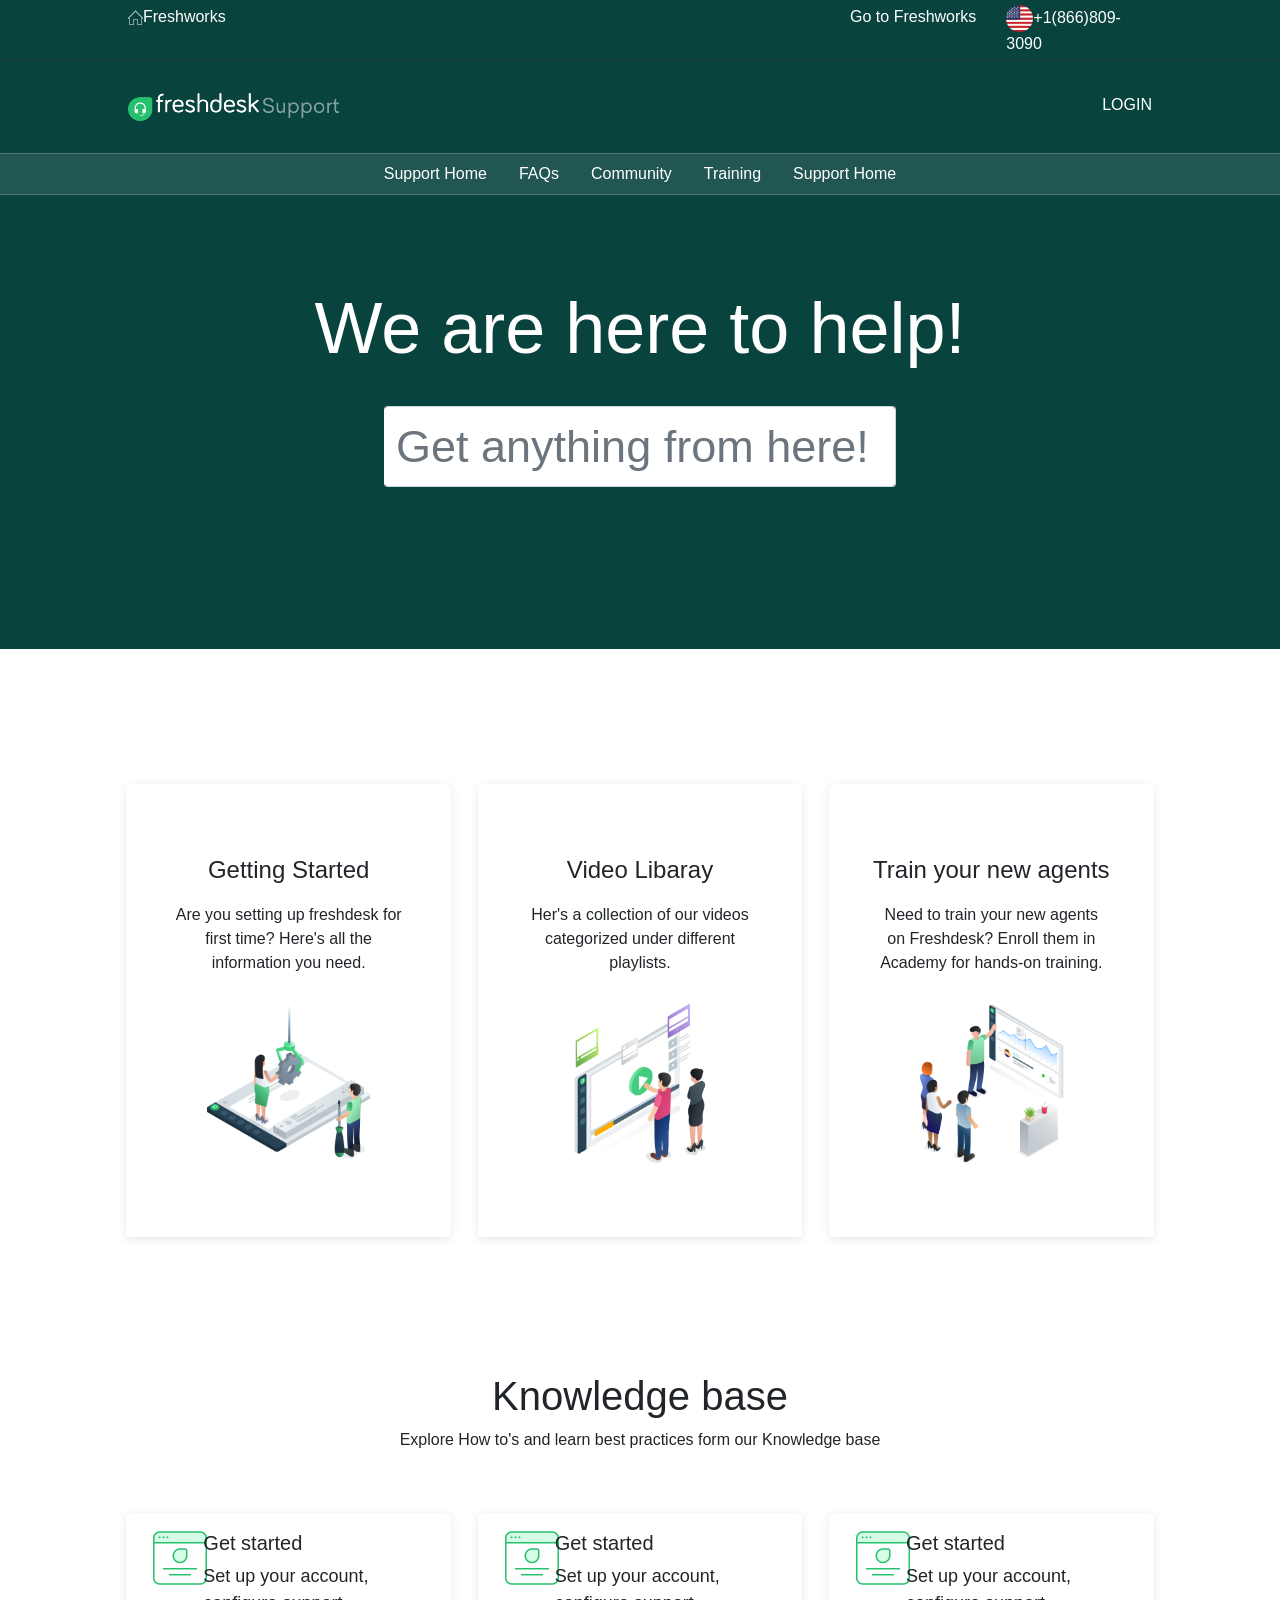
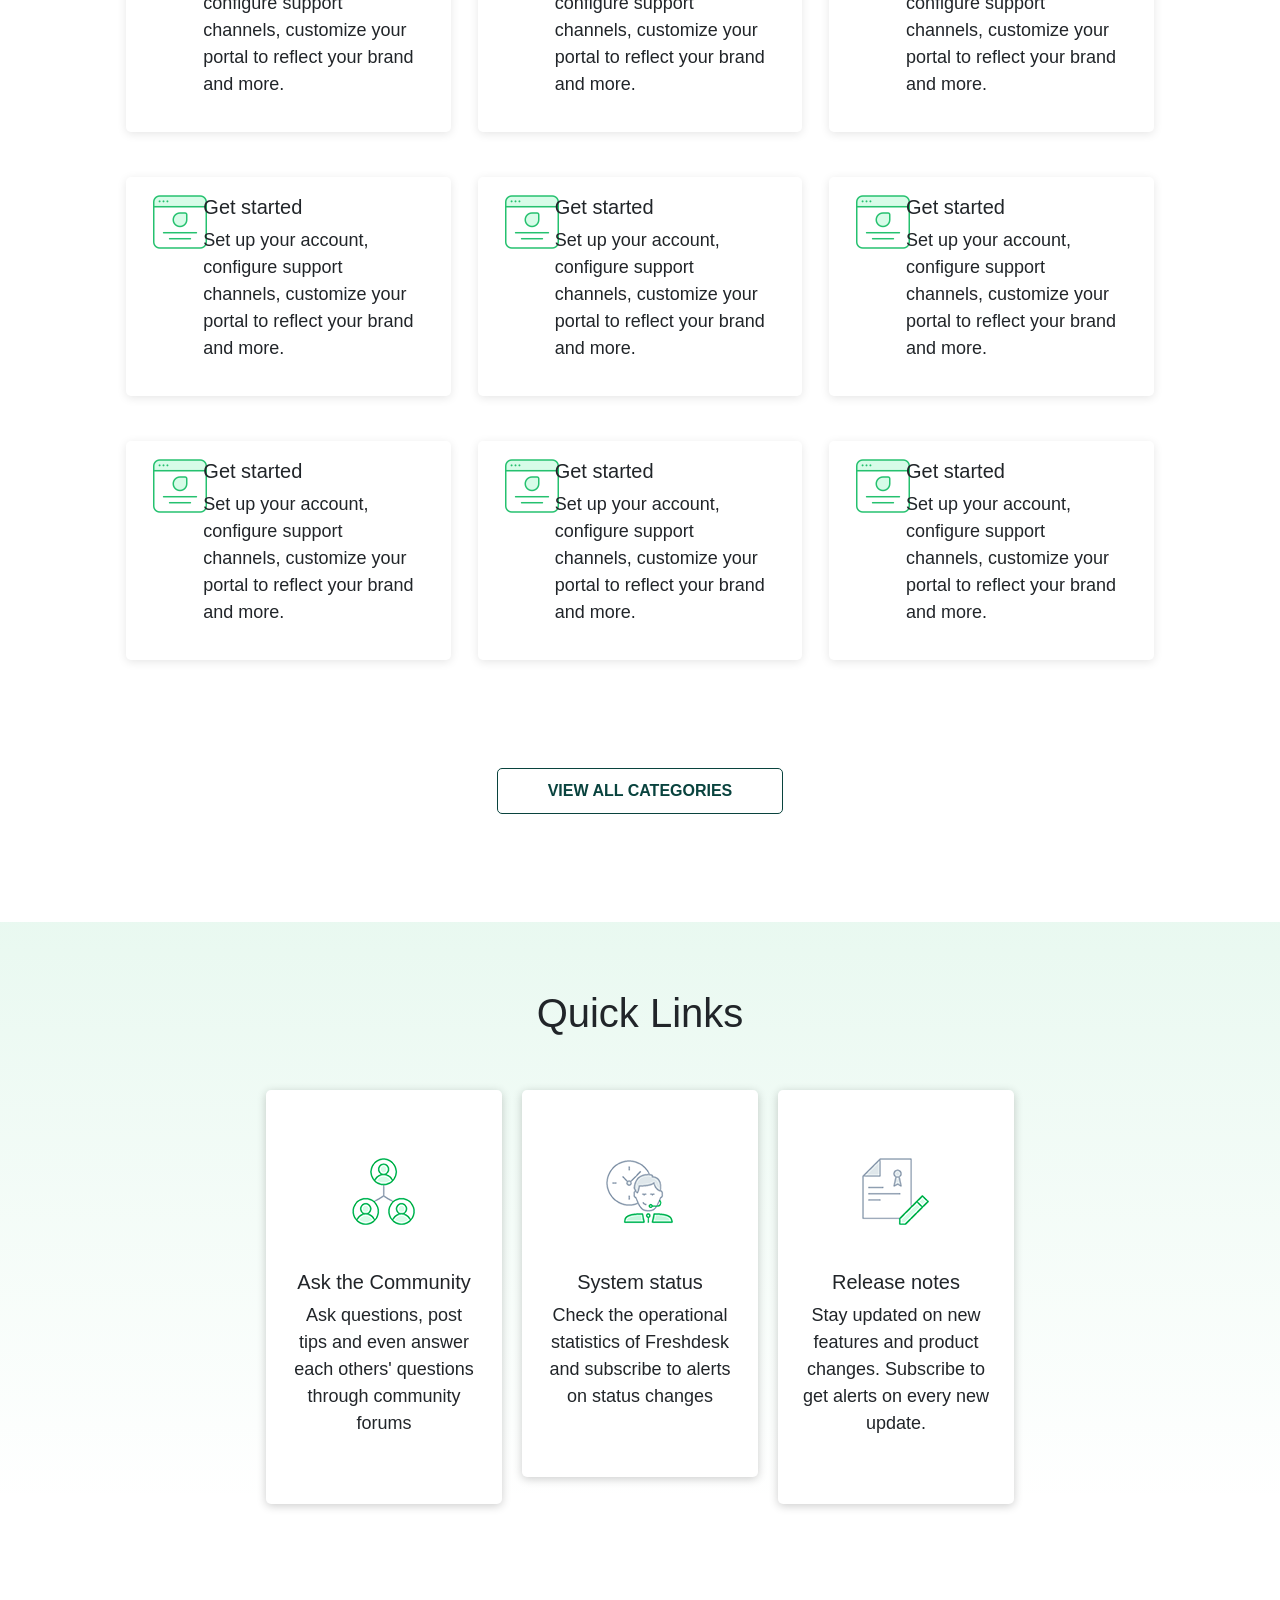
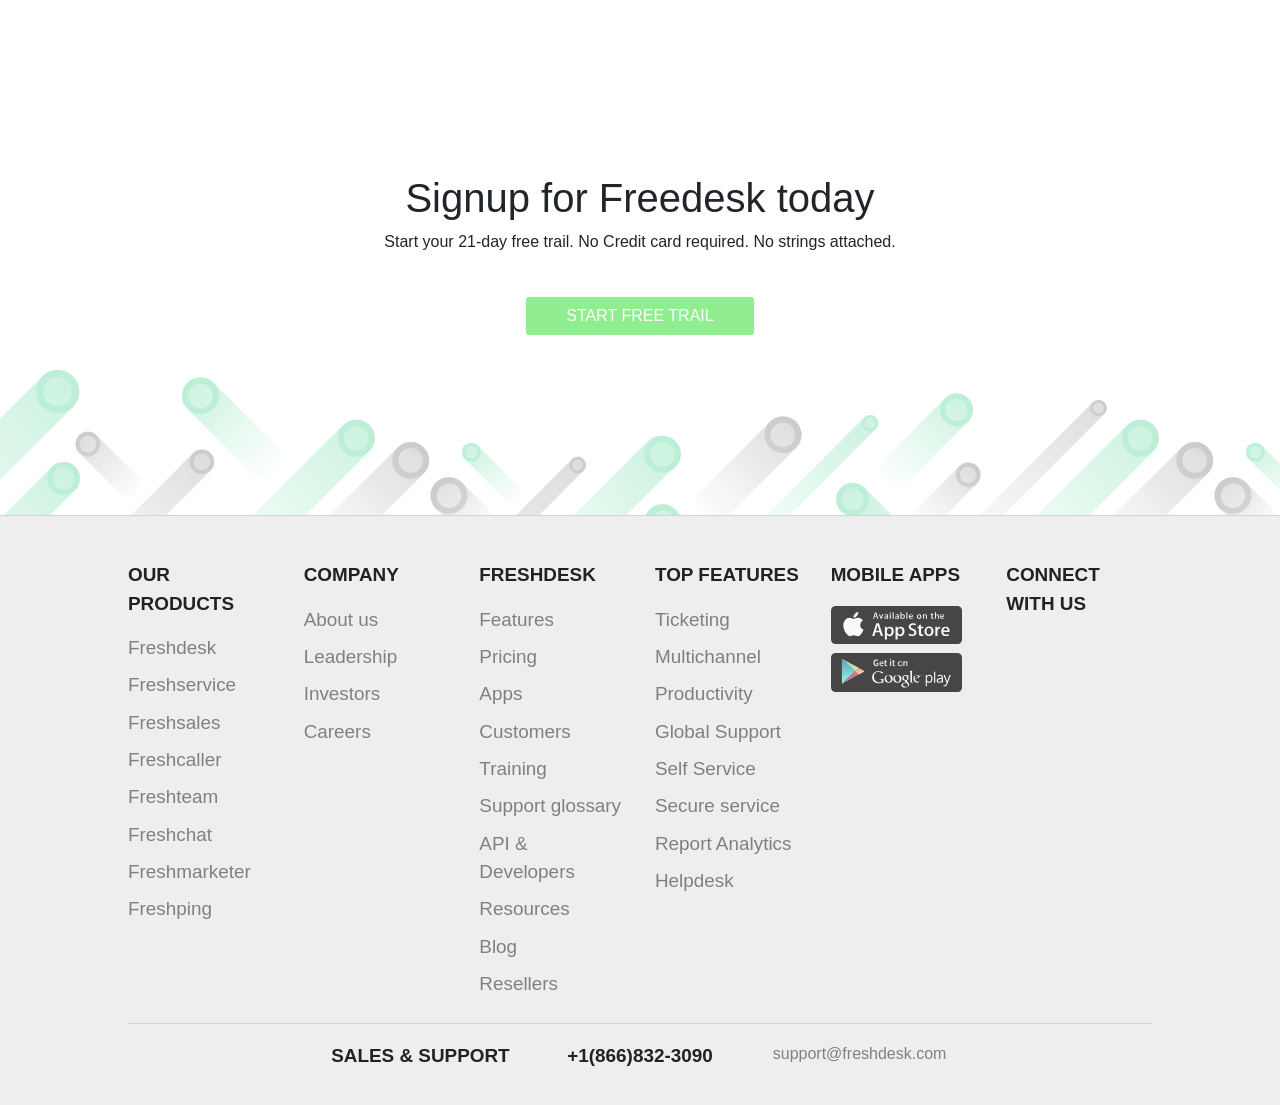
<file: index2.html>
<!DOCTYPE html>
<html>
    <head>
        <meta name="viewport" content="width=device-width, initial-scale=1, shrink-to-fit=no">
        <!-- <link rel="stylesheet" href="https://stackpath.bootstrapcdn.com/bootstrap/4.3.1/css/bootstrap.min.css" integrity="sha384-ggOyR0iXCbMQv3Xipma34sm+dH/1fQ784/j6cY/iJTQUOhcWr7x9JvoRxT2MZw1T" crossorigin="anonymous"> -->
        <link rel= "stylesheet" href="css/bootstrap.min.css">
        <link rel="stylesheet" href="main2.css">
        <script>
            
            window.onscroll = function() {me()};
            function me(){
                if (document.body.scrollTop > 30 || document.documentElement.scrollTop > 30) {
                    document.getElementsByClassName("st")[0].style.background = "white";
                    document.getElementsByClassName("st")[0].style.color = "#09433e";
                    document.getElementsByClassName("third-block")[0].style.color = "#09433e";
                    document.getElementsByClassName("third-block")[0].style.borderColor = "lightgrey";
                    document.getElementById("gologo").src = "images/logo.png";
                    document.getElementById("gologo").style.width = "15%";
                    document.getElementById("login").style.color = "grey";
                    
                } else {
                    document.getElementsByClassName("st")[0].style.background = "#09433e";
                    document.getElementsByClassName("st")[0].style.color = "white";
                    document.getElementsByClassName("third-block")[0].style.color = "white";
                    document.getElementsByClassName("third-block")[0].style.borderColor = "rgba(255,255,255,0.2)";
                    document.getElementById("gologo").src = "images/logo_new.png";
                    document.getElementById("gologo").style.width = "22.5%";
                    document.getElementById("login").style.color = "white";
                }
            }
        </script>
    </head>
    <body>
        <div class="container-fluid first-block">
            <div class="container">
                <div class="row first-inside">
                    <div class="col-sm-8">
                        <a href="#"><img src="images/hc-home.png">Freshworks</a>
                    </div>
                    <div class="col-sm-2">
                        <li class="usa">Go to Freshworks</li>
                    </div>
                    <div class="col-sm-2">
                        <div class="row">
                            <div class="col">
                                <li class="usa"><img src="images/usa@2x.png">+1(866)809-3090</li>
                                <!-- <div class="dropdown">
                                    <button class="btn btn-secondary dropdown-toggle" type="button" id="dropdownMenuButton" data-toggle="dropdown" aria-haspopup="true" aria-expanded="false">
                                        Dropdown button
                                    </button>
                                    <div class="dropdown-menu" aria-labelledby="dropdownMenuButton">
                                        <a class="dropdown-item" href="#">Action</a>
                                        <a class="dropdown-item" href="#">Another action</a>
                                        <a class="dropdown-item" href="#">Something else here</a>
                                    </div>
                                </div> -->
                            </div>
                        </div>
                    </div>
                </div>
            </div>
        </div>
        <div class="container-fluid st">
            <div class="container-fluid">
                <div class="container">
                    <div class="row second-inside">
                        <div class="col-sm-11">
                            <a href="#"><img src="images/logo_new.png" class="logo-new" id="gologo"></a>
                        </div>
                        <div class="col-sm-1">
                            <a href="#" style="float: right;" id = "login">LOGIN</a>
                        </div>
                    </div>
                </div>
            </div>
            <style>
                .nav-link:hover{
                    border-bottom: 3px solid rgb(13, 155, 0);
                    cursor: pointer;
                    transition-property: all;
                }
            </style>
            <div class="container-fluid third-block">
                <ul class="nav justify-content-center">
                    <li class="nav-item"><a class="nav-link">Support Home</a></li>
                    <li class="nav-item"><a class="nav-link">FAQs</a></li>
                    <li class="nav-item"><a class="nav-link">Community</a></li>
                    <li class="nav-item"><a class="nav-link">Training</a></li>
                    <li class="nav-item"><a class="nav-link">Support Home</a></li>
                </ul>
            </div>
        </div>
        <div class="container-fluid">
            <div class="justify-content-center fourth-block">
                <h1 class="fourth-h1">We are here to help!</h1>
                <div class="input-group search-box">
<!--                     <img src="images/search@3x.png" style="width: 7vh;">
 -->                    <input class="form-control border-left-0" placeholder="Get anything from here!" type="text">
                </div>
            </div>
        </div>
        <div class="container-fluid">   
            <div  class="container phase-2">
                <div class="row">
                    <div class="col-sm-4">
                        <div class="p2block">
                            <h4>Getting Started</h4>
                            <p>Are you setting up freshdesk for first time? Here's all the information you need.</p>
                            <img src="images/setup@2x.png">
                        </div>
                    </div>
                    <div class="col-sm-4 ">
                        <div class="p2block">
                            <h4>Video Libaray</h4>
                            <p>Her's a collection of our videos categorized under different     playlists.</p>
                            <img src="images/setup2@2x.png">
                        </div>
                    </div>
                    <div class="col-sm-4">
                        <div class="p2block">
                            <h4>Train your new agents</h4>
                            <p>Need to train your new agents on Freshdesk? Enroll them in Academy for hands-on training.</p>
                            <img src="images/setup3@2x.png">
                        </div>
                    </div>
                </div>
            </div>
        </div>
        <!--Starting of phanse 3 -->
        <div class="container-fluid">
            <div class="container phase-3">
                <div class="center">
                    <h1>Knowledge base</h1>
                    <p>Explore How to's and learn best practices form our Knowledge base</p>
                </div>
                <div class="row">
                    <div class="col-sm-4">
                        <div class="p3block">
                            <div class="row">
                                <div class="col-sm-2">
                                    <img src="images/gs1.png"> 
                                </div>
                                <div class="col-sm-10">
                                    <h5>Get started</h5>
                                    <p> Set up your account, configure support channels, customize your portal to reflect your brand and more. </p>
                                </div>
                            </div>
                        </div>
                    </div>
                    <div class="col-sm-4">
                        <div class="p3block">
                            <div class="row">
                                <div class="col-sm-2">
                                    <img src="images/gs1.png"> 
                                </div>
                                <div class="col-sm-10">
                                    <h5>Get started</h5>
                                    <p> Set up your account, configure support channels, customize your portal to reflect your brand and more. </p>
                                </div>
                            </div>
                        </div>
                    </div>
                    <div class="col-sm-4">
                        <div class="p3block">
                            <div class="row">
                                <div class="col-sm-2">
                                    <img src="images/gs1.png"> 
                                </div>
                                <div class="col-sm-10">
                                    <h5>Get started</h5>
                                    <p> Set up your account, configure support channels, customize your portal to reflect your brand and more. </p>
                                </div>
                            </div>
                        </div>
                    </div>
                </div>
                <!--Second row-->
                <div class="row">
                    <div class="col-sm-4">
                        <div class="p3block">
                            <div class="row">
                                <div class="col-sm-2">
                                    <img src="images/gs1.png"> 
                                </div>
                                <div class="col-sm-10">
                                    <h5>Get started</h5>
                                    <p> Set up your account, configure support channels, customize your portal to reflect your brand and more. </p>
                                </div>
                            </div>
                        </div>
                    </div>
                    <div class="col-sm-4">
                        <div class="p3block">
                            <div class="row">
                                <div class="col-sm-2">
                                    <img src="images/gs1.png"> 
                                </div>
                                <div class="col-sm-10">
                                    <h5>Get started</h5>
                                    <p> Set up your account, configure support channels, customize your portal to reflect your brand and more. </p>
                                </div>
                            </div>
                        </div>
                    </div>
                    <div class="col-sm-4">
                        <div class="p3block">
                            <div class="row">
                                <div class="col-sm-2">
                                    <img src="images/gs1.png"> 
                                </div>
                                <div class="col-sm-10">
                                    <h5>Get started</h5>
                                    <p> Set up your account, configure support channels, customize your portal to reflect your brand and more. </p>
                                </div>
                            </div>
                        </div>
                    </div>
                </div>
                <!--Third row -->
                <div class="row">
                    <div class="col-sm-4">
                        <div class="p3block">
                            <div class="row">
                                <div class="col-sm-2">
                                    <img src="images/gs1.png"> 
                                </div>
                                <div class="col-sm-10">
                                    <h5>Get started</h5>
                                    <p> Set up your account, configure support channels, customize your portal to reflect your brand and more. </p>
                                </div>
                            </div>
                        </div>
                    </div>
                    <div class="col-sm-4">
                        <div class="p3block">
                            <div class="row">
                                <div class="col-sm-2">
                                    <img src="images/gs1.png"> 
                                </div>
                                <div class="col-sm-10">
                                    <h5>Get started</h5>
                                    <p> Set up your account, configure support channels, customize your portal to reflect your brand and more. </p>
                                </div>
                            </div>
                        </div>
                    </div>
                    <div class="col-sm-4">
                        <div class="p3block">
                            <div class="row">
                                <div class="col-sm-2">
                                    <img src="images/gs1.png"> 
                                </div>
                                <div class="col-sm-10">
                                    <h5>Get started</h5>
                                    <p> Set up your account, configure support channels, customize your portal to reflect your brand and more. </p>
                                </div>
                            </div>
                        </div>
                    </div>
                </div>
                <!--row 3 ending-->
            </div>
        </div>
        <!-- Ending of phase 3-->
        <div class="container-fluid phase-4">
            <div class="center">
                <button class="one-btn">VIEW ALL CATEGORIES</button>
            </div>
        </div>
        <!-- phase 5-->
        <div class="container-fluid phase-5">
            <div class="center">
                <h1>Quick Links</h1>
                <div class="row p5row">
                    <div class="col-sm-4">
                        <div class="p5block">
                            <img src="images/p51.png">
                            <h5>Ask the Community</h5>
                            <p> Ask questions, post tips and even answer each others' questions through community forums </p>
                        </div>
                    </div>
                    <div class="col-sm-4">
                        <div class="p5block">
                            <img src="images/p53.png">
                            <h5>System status</h5>
                            <p> Check the operational statistics of Freshdesk and subscribe to alerts on status changes </p>
                        </div>
                    </div>
                    <div class="col-sm-4">
                        <div class="p5block">
                            <img src="images/p52.png">
                            <h5>Release notes</h5>
                            <p>Stay updated on new features and product changes. Subscribe to get alerts on every new update.</p>
                        </div>
                    </div>
                </div>
            </div>   
        </div>
        <!--phase 6-->
        <div class="container-fluid phase-6">
            <div class="center bg-pattern">
                <h1>Signup for Freedesk today</h1>
                <p>Start your 21-day free trail. No Credit card required. No strings attached.</p>
                <button class="two-btn">START FREE TRAIL</button>
            </div>
        </div>
        <!--phase 7-->
        <style>
            .footer li{
                list-style-type: none;
                font-size: 2.1vh;
                padding-bottom: 1vh;
            }
            .footer ul{
                padding-left:  0px;
            }
            .footer p{
                font-size: 2.1vh;
                font-weight: 600;
                color: rgb(34, 34, 34);
            }
            .footer{
                padding-top: 5vh;
                background-color: #eee;
                color: grey;
                border-top: 1px solid lightgrey;
            }
            .footer a{
                color: grey;
                text-decoration: none;
            }
            .footer a:hover{
                color: rgb(180, 179, 179);
            }
            .footer a img{
                width: 90%;
                opacity: 0.7;
                padding-bottom: 1vh;
            }
            .footer a img:hover{
                opacity: 1;
                cursor: pointer;     
            }
            .footer-2{
                padding: 2vh 0vh;
                border-top: 1px solid lightgrey;
            }
        </style>
        <div class="container-fluid footer">
            <div class="container">
                <div class="row">
                    <div class="col-md-2">
                        <p>OUR PRODUCTS</p>
                         <ul>
                             <li><a href="#">Freshdesk</a></li>
                             <li><a href="#">Freshservice</a></li>
                             <li><a href="#">Freshsales</a></li>
                             <li><a href="#">Freshcaller</a></li>
                             <li><a href="#">Freshteam</a></li>
                             <li><a href="#">Freshchat</a></li>
                             <li><a href="#">Freshmarketer</a></li>
                             <li><a href="#">Freshping</a></li>
                         </ul>
                    </div>
                    <div class="col-md-2">
                        <p>COMPANY</p>
                            <ul>
                                <li><a href="#">About us</a></li>
                                <li><a href="#">Leadership</a></li>
                                <li><a href="#">Investors</a></li>
                                <li><a href="#">Careers</a></li>
                            </ul>
                    </div>
                    <div class="col-md-2">
                        <p>FRESHDESK</p>
                            <ul>
                                <li><a href="#">Features</a></li>
                                <li><a href="#">Pricing</a></li>
                                <li><a href="#">Apps</a></li>
                                <li><a href="#">Customers</a></li>
                                <li><a href="#">Training</a></li>
                                <li><a href="#">Support glossary</a></li>
                                <li><a href="#">API & Developers</a></li>
                                <li><a href="#">Resources</a></li>
                                <li><a href="#">Blog</a></li>
                                <li><a href="#">Resellers</a></li>
                            </ul>
                    </div>
                    <div class="col-md-2">
                        <p>TOP FEATURES</p>
                            <ul>
                                <li><a href="#">Ticketing </a></li>
                                <li><a href="#">Multichannel</a></li>
                                <li><a href="#">Productivity</a></li>
                                <li><a href="#">Global Support</a></li>
                                <li><a href="#">Self Service</a></li>
                                <li><a href="#">Secure service</a></li>
                                <li><a href="#">Report Analytics</a></li>
                                <li><a href="#">Helpdesk</a></li>
                            </ul>
                    </div>
                    <div class="col-md-2">
                        <p>MOBILE APPS</p>
                        <a><img src="images/appstore.svg"></a>
                        <a><img src="images/google-play.svg"></a>
                    </div>
                    <div class="col-md-2">
                        <p>CONNECT WITH US</p>
                            <i class="fab fa-facebook-f pr-1"></i>
                    </div>
                </div>
            </div>
            <div class="container footer-2">
                <div class="row justify-content-center text-center">
                    <div class="col-sm-3">
                        <p>SALES & SUPPORT</p>
                    </div>
                    <div class="col-sm-2">
                        <p>+1(866)832-3090</p>
                    </div>
                    <div class="col-sm-3">
                        <a>support@freshdesk.com</a>
                    </div>
                </div>
            </div>    
        </div>
        <style>
        
        </style>
    </body>
</html>
</file>
<file: main2.css>
.fist{
    display: inline-block;
} 
.fist2{
    display: inline-block;
}
a {
    color: white;
    text-decoration: none;
} 
.first-block li{
    list-style-type: none;
    color : white;
    float: right;
}

.first-block{
    padding: 0px;
    border-bottom: 0.5px solid rgba(48, 47, 47,0.7);
    background-color: #09433e;
}
.body{
    font-family: Source Sans Pro,Helvetica,Arial,sans-serif;
}
.logo-new{
    width: 33.33vh;
}
.second-inside{
    padding: 3.5vh 0vh;
}
.first-inside{
    padding: 0.5vh 0vh;
}
.st{
    position: -webkit-sticky;
    position: sticky;
    top: 0;
    z-index: 99999999;
    background-color: #09433e;
    color: white;
}
.usa img{
    width: 3vh;
}
.usa:hover{
    cursor: pointer;
}
.third-block{
    border-top: 1px solid rgba(255,255,255,0.2);
    border-bottom: 1px solid rgba(255,255,255,0.2);
    background-color: rgba(255,255,255,0.1) ;
    color: white;
    box-sizing: border-box;
}
.fourth-h1{
    text-align: center;
    padding-top: 10vh;
    color: white;
    font-size: 8vh;
    padding-bottom: 3vh;
}
.search-box{
    width: 40%;
    margin: auto
}
.search-box input{
    font-size: 5vh;
}
.container-fluid .fourth-block{
    padding-bottom: 18vh;
    background-color: #09433e;

}
/*phase 2*/
.p2block{
    width: 92.5%;
    margin: auto;
    margin-top: 15vh;
    text-align: center;
    box-shadow: 0px 2px 10px 0px rgba(0, 0, 0, 0.1);
    border-radius: 5px;
    padding-top: 8vh;
    padding-bottom: 8vh;
}
.p2block h4{
    padding-bottom: 2vh;
    width :80%;
    margin: auto;
}
.p2block p{
    width: 70%;
    margin: auto;
}
.p2block img{
    padding-top: 3vh;
    width: 50%;
    margin: auto;
}
.p2block:hover{
    cursor: pointer;
    box-shadow: 0px 2px 20px 0px rgba(0, 0, 0, 0.2);
    margin-top: 14vh;
    transition-duration: 0.3s;
}
.phase-2 .col-sm-4{
    padding: 0px;
}
/*phase 3 */
.phase-3{
    margin-top:15vh;
}
.p3block{
    width: 92.5%;
    margin: auto;
    margin-top: 5vh;
    box-shadow: 0px 2px 10px 0px rgba(0, 0, 0, 0.1);
    border-radius: 5px;
    padding: 2vh 3vh;
}
.p3block:hover{
    cursor: pointer;
    box-shadow: 0px 2px 20px 0px rgba(0, 0, 0, 0.2);
    margin-top: 4vh;
    transition-duration: 0.3s;
}
.p3block img{
    width: 6vh;
}
.p3block  p{
    font-size: 2vh;
}
.phase-3 .col-sm-4{
    padding: 0px;
}
.center{
    text-align: center;
}
/* phase 4*/
.one-btn{
    padding: 10px 50px;
    color: #09433e;
    border: 1px solid #09433e;
    font-weight: 600;
    border-radius: 5px;
    background-color: white;
}
.one-btn:hover{
    background-color: rgba(0,128,128, 0.2);
}
.phase-4{
    margin: 12vh 0;
}
/*phase 5*/
.phase-5{
    background: linear-gradient(to bottom, rgba(37,193,111,0.1),rgba(37,193,111,0));
    margin-bottom: 30vh;
}
.phase-5 h1{
    padding-top: 7.5vh;
}
.phase-5 .col-sm-4{
    padding: 0px;
}
.p5block{
    width: 92%;
    margin: auto;
    margin-top: 5vh;
    text-align: center;
    border-radius: 5px;
    padding-top: 7.5vh;
    padding-bottom: 7.5vh;
    background-color: white;
    text-align: center;
    box-shadow: 0px 2px 10px 0px rgba(0, 0, 0, 0.2);
}
.p5row{
    width: 60%;
    margin: auto;
}
.p5block h5{
    margin-top: 5vh;
}
.p5block p{
    width: 80%;
    margin: 0 auto;
    font-size: 2vh;
}.p5block:hover{
    margin-top: 4vh;
    transition-duration: 0.5s;
    box-shadow: 0px 2px 10px 0px rgba(0, 0, 0, 0.2);
    cursor: pointer;
}
/*phase 6*/
.two-btn{
    margin-top:3vh;
    padding: 7px 40px;
    color: white;
    font-weight: 500;
    background-color: lightgreen;
    border:none;
    outline:none;
    border-radius: 3px;
}
.two-btn:hover{
    background-color: green;
}
.bg-pattern{
    background: url(images/pattern.svg) no-repeat;
    padding-bottom: 20vh;
    background-position: bottom;
}
/* bootstrap modifications */
.container-fluid{
    padding: 0px;
}
.container{
    padding: 0px;
    width: 80%;
}
</file>
